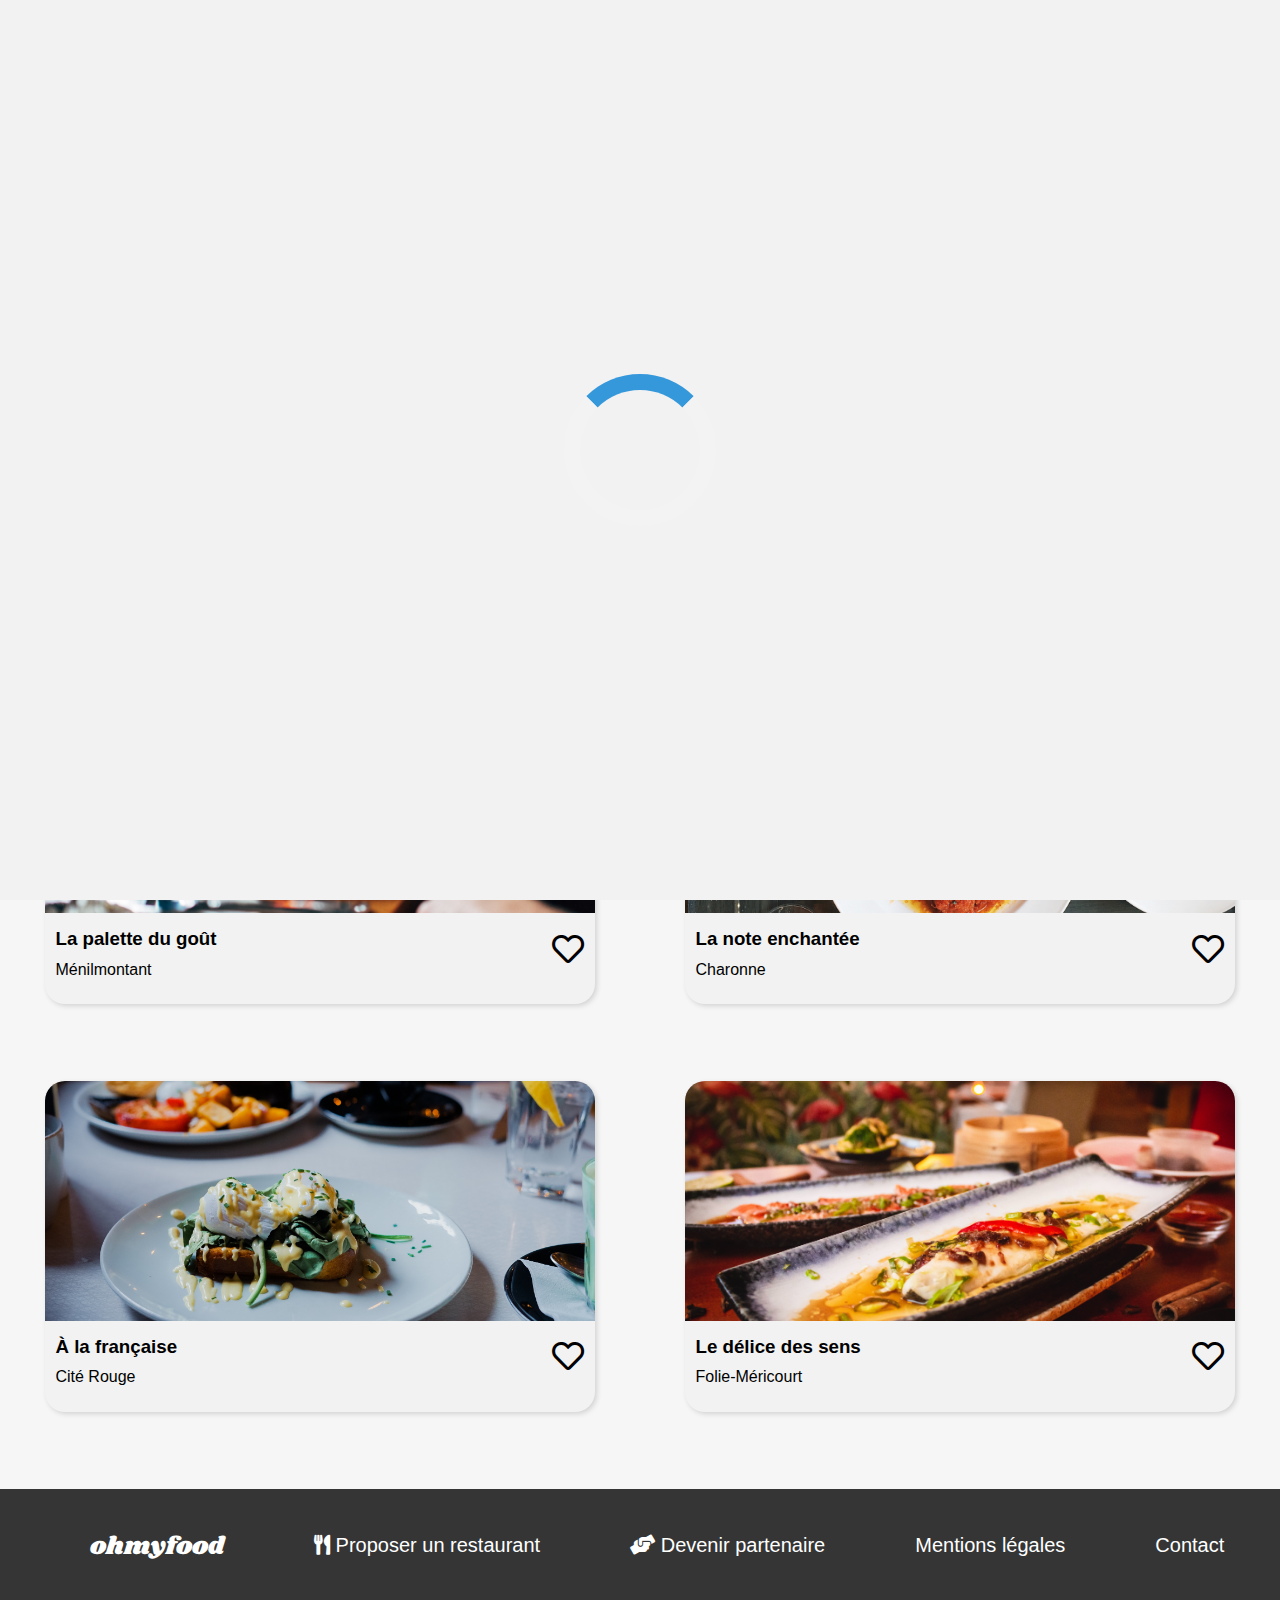
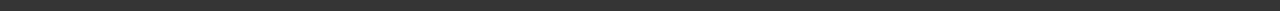
<file: index.html>
<!DOCTYPE html>
<html lang="fr">
<head>
    <meta charset="UTF-8">
    <meta name="viewport" content="width=device-width, initial-scale=1.0">
    <link rel="stylesheet" type="text/css" href="style.css">
    <link rel="stylesheet" href="https://cdnjs.cloudflare.com/ajax/libs/font-awesome/5.15.3/css/all.min.css">
    <link rel="preconnect" href="https://fonts.googleapis.com">
    <link rel="preconnect" href="https://fonts.gstatic.com" crossorigin>
    <link href="https://fonts.googleapis.com/css2?family=Shrikhand&display=swap" rel="stylesheet">
    <title>Oh my food</title>
</head>

<body>
    <div class="pre-loader"> 
        <div class="loader"></div>
    </div>
    <header>
        <img src="images/logo/ohmyfood.png" alt="LogoOMF">                  <!-- LOGO -->
    </header>
    
    <main>
        
        <div class="block1">
            <section class="localisation">  
                <div class="map-icon"> 
                <i class="fa-map-marker-alt fas local__icon"></i>                   <!-- Localisation -->          
                <h4>Paris, Belleville</h4>
                </div>
                <h1>Réservez le menu qui vous convient</h1>
                <div>Découvrez des restaurants d'exception, sélectionnés par nos soins.</div>   <!--Sous-Titre-->
                <button>Explorer nos restaurants</button>
            </section>
            <div class="conteneur-f">
                <h2>Fonctionnement</h2>
                <a href="#C-Restaurants"></a>
                <div class="bloc-fonction">
                    <span class="number">1</span>
                    <i class="fas fa-mobile-alt"></i>
                    <div>Choisissez un restaurant</div>
                </div>
                
                <a href="#C-Restaurants"></a>
                <div class="bloc-fonction">
                    <span class="number">2</span>
                    <i class="fas fa-list-ul"></i>
                    <div>Composez votre menu</div>
                </div>

                <a href="#C-Restaurants"></a>
                <div class="bloc-fonction">    
                    <span class="number">3</span>
                    <i class="fas fa-store"></i>
                    <div>Dégustez au restaurant</div>
                </div> 
            </div>
        </div>
        <div class="conteneur-r" id="C-Restaurants">                           <!--Restaurants-->
            <h2>Restaurants</h2>
            <div class="bloc-rest">
                <a href="la_palette_du_gout.html">
                    <img class="img-restaurant" src="images/restaurants/la_palette_du_gout.jpg" alt="Menilmontant">
                    <span class="card-new">Nouveau</span>
                    <div class="legende-br"> 
                        <h3>La palette du goût</h3>
                        <span>Ménilmontant</span>
                        <i class="far fa-heart fa-2x"></i>
                        <i class="fas fa-heart fa-2x"></i>
                    </div>
                </a>
            </div>

            <div class="bloc-rest">
                <a href="la_note_enchantee.html">
                    <img class="img-restaurant" src="images/restaurants/la_note_enchantee.jpg" alt="Charonne">
                    <span class="card-new">Nouveau</span>
                    <div class="legende-br">
                        <h3>La note enchantée</h3>
                        <span>Charonne</span>
                        <i class="far fa-heart fa-2x"></i>
                        <i class="fas fa-heart fa-2x"></i>
                    </div>
                </a>
            </div>

            <div class="bloc-rest">
                <a href="a_la_francaise.html">
                    <img class="img-restaurant" src="images/restaurants/a_la_francaise.jpg" alt="Cite-rouge">
                    <div class="legende-br">
                        <h3>À la française</h3>
                        <span>Cité Rouge</span>
                        <i class="far fa-heart fa-2x"></i>
                        <i class="fas fa-heart fa-2x"></i>
                    </div>
                </a>    
            </div>

            <div class="bloc-rest">
                <a href="le_delice_des_sens.html">
                    <img class="img-restaurant" src="images/restaurants/le_delice_des_sens.jpg" alt="Folie-Mericourt">
                    <div class="legende-br">
                        <h3>Le délice des sens</h3>
                        <span>Folie-Méricourt</span>
                        <i class="far fa-heart fa-2x"></i>
                        <i class="fas fa-heart fa-2x"></i> 
                    </div>
                </a>
            </div>
        </div>
    </main>
                                                        <!--FOOTER-->
    <footer>
        <ul>
            <li>    
                <div class="omf">
                    <span>ohmyfood</span>
                </div>
            </li>
            <li><i class="fas fa-utensils"></i> Proposer un restaurant</li>
            <li><i class="fas fa-hands-helping"></i> Devenir partenaire</li>
            <li>Mentions légales</li>
            <li>Contact</li>
        </ul>
    </footer>

</body>
</html>
</file>
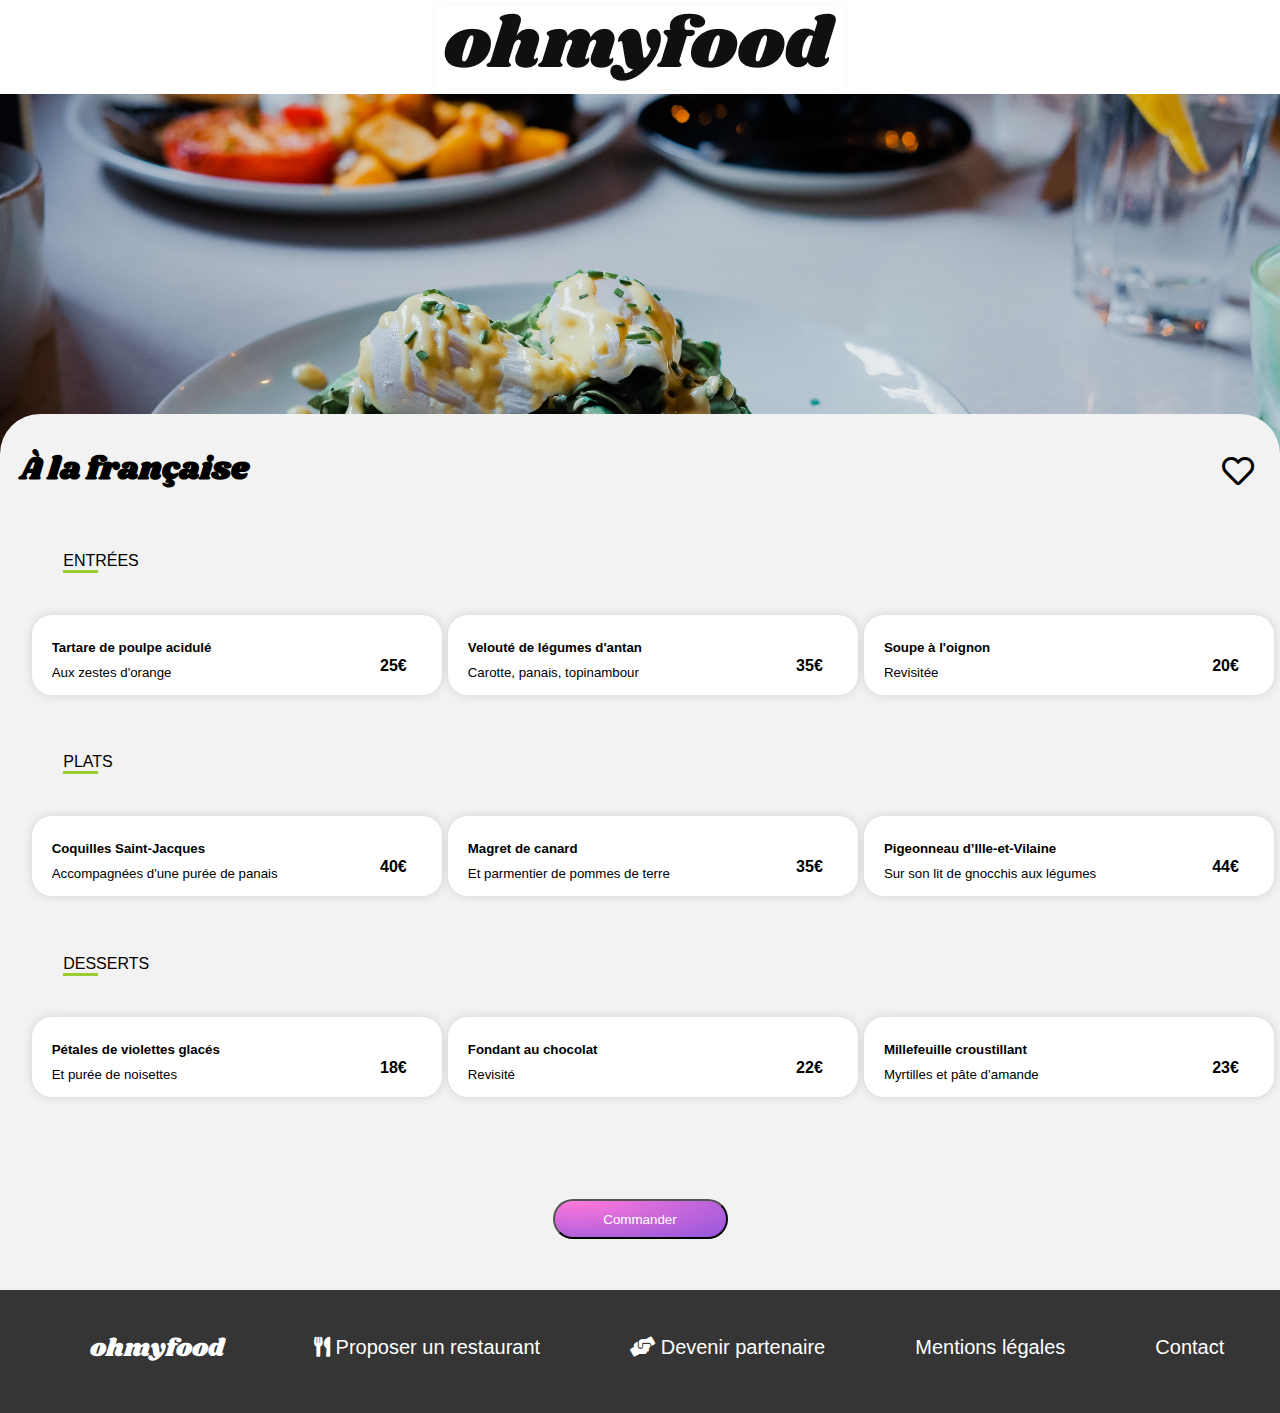
<file: a_la_francaise.html>
<!DOCTYPE html>
<html lang="fr">
<head>
    <meta charset="UTF-8">
    <meta name="viewport" content="width=device-width, initial-scale=1.0">
    <link rel="stylesheet" type="text/css" href="style.css">
    <link rel="stylesheet" href="https://cdnjs.cloudflare.com/ajax/libs/font-awesome/5.15.3/css/all.min.css">
    <link rel="preconnect" href="https://fonts.googleapis.com">
    <link rel="preconnect" href="https://fonts.gstatic.com" crossorigin>
    <link href="https://fonts.googleapis.com/css2?family=Shrikhand&display=swap" rel="stylesheet">
    <title>menu-À la française</title>
</head>

<body>
    <header>
        <img src="images/logo/ohmyfood.png" alt="LogoOMF">
    </header> 
     
    <section class="images-restaurants">
        <img class="img-restaurant" src="images/restaurants/a_la_francaise.jpg" alt="a_la_francaise">
        <div class="bloc-alf">
            <div class="titre">
                <h3>À la française</h3>
                <div class="heart">
                    <i class="far fa-heart fa-2x"></i>
                    <i class="fas fa-heart fa-2x"></i> 
                </div>
            </div>                          
            <div class="block2">
                <div class="entrees-plats-desserts"> 
                     
                    <h4>ENTRÉES</h4>                                            <!--ENTREÉS-->              
                    <div class="card-menu">
                        <h5>Tartare de poulpe acidulé<br>
                            <div class="text">Aux zestes d'orange</div>
                        </h5> 
                            <span>25€</span>
                        <div class="prix-anim">
                            <i class="fas fa-check-circle"></i>
                        </div>
                    </div>

                    <div class="card-menu">
                        <h5>Velouté de légumes d'antan<br>
                            <div class="text">Carotte, panais, topinambour</div>
                        </h5> 
                            <span>35€</span>
                        <div class="prix-anim">
                            <i class="fas fa-check-circle"></i>
                        </div>
                    </div>

                    <div class="card-menu">
                        <h5>Soupe à l'oignon<br>
                            <div class="text">Revisitée</div>
                        </h5> 
                        <span>20€</span>
                        <div class="prix-anim">
                            <i class="fas fa-check-circle"></i>
                        </div>
                    </div>
                    
                </div>

                <div class="entrees-plats-desserts">
                    
                        <h4>PLATS</h4>                                      <!--PLATS-->
                        <div class="card-menu">
                            <h5>Coquilles Saint-Jacques<br>
                                <div class="text">Accompagnées d'une purée de panais</div>
                            </h5> 
                            <span>40€</span>
                            <div class="prix-anim">
                                <i class="fas fa-check-circle"></i>
                            </div>
                        </div>

                        <div class="card-menu">
                            <h5>Magret de canard<br>
                                <div class="text">Et parmentier de pommes de terre</div> 
                            </h5>
                            <span>35€</span>
                            <div class="prix-anim">
                                <i class="fas fa-check-circle"></i>
                            </div>
                        </div>

                        <div class="card-menu">
                            <h5>Pigeonneau d’Ille-et-Vilaine<br>
                                <div class="text">Sur son lit de gnocchis aux légumes</div>
                            </h5> 
                            <span>44€</span>
                            <div class="prix-anim">
                                <i class="fas fa-check-circle"></i>
                            </div>
                        </div>
                    
                </div>
                
                <div class="entrees-plats-desserts">
                     
                    <h4>DESSERTS</h4>                                   <!--DESSERTS-->
                    <div class="card-menu">
                        <h5>Pétales de violettes glacés<br>
                            <div class="text">Et purée de noisettes</div>
                        </h5> 
                        <span>18€</span>
                        <div class="prix-anim">
                            <i class="fas fa-check-circle"></i>
                        </div>
                    </div>

                    <div class="card-menu">
                        <h5>Fondant au chocolat<br>
                            <div class="text">Revisité</div>
                        </h5> 
                        <span>22€</span>
                        <div class="prix-anim">
                            <i class="fas fa-check-circle"></i>
                        </div>
                    </div>
                    
                    <div class="card-menu">
                        <h5>Millefeuille croustillant<br>
                            <div class="text">Myrtilles et pâte d’amande</div> 
                        </h5>
                        <span>23€</span>
                        <div class="prix-anim">
                            <i class="fas fa-check-circle"></i>
                        </div>
                    </div>
                </div>  
            </div>
        </div>
        <button>Commander</button>
    </section>
</body>

<footer>                                            <!--FOOTER-->
    <ul>
        <li>    
            <div class="omf">
                <span>ohmyfood</span>
            </div>
        </li>
        <li><i class="fas fa-utensils"></i> Proposer un restaurant</li>
        <li><i class="fas fa-hands-helping"></i> Devenir partenaire</li>
        <li>Mentions légales</li>
        <li>Contact</li>
    </ul>
</footer>

</html>
</file>
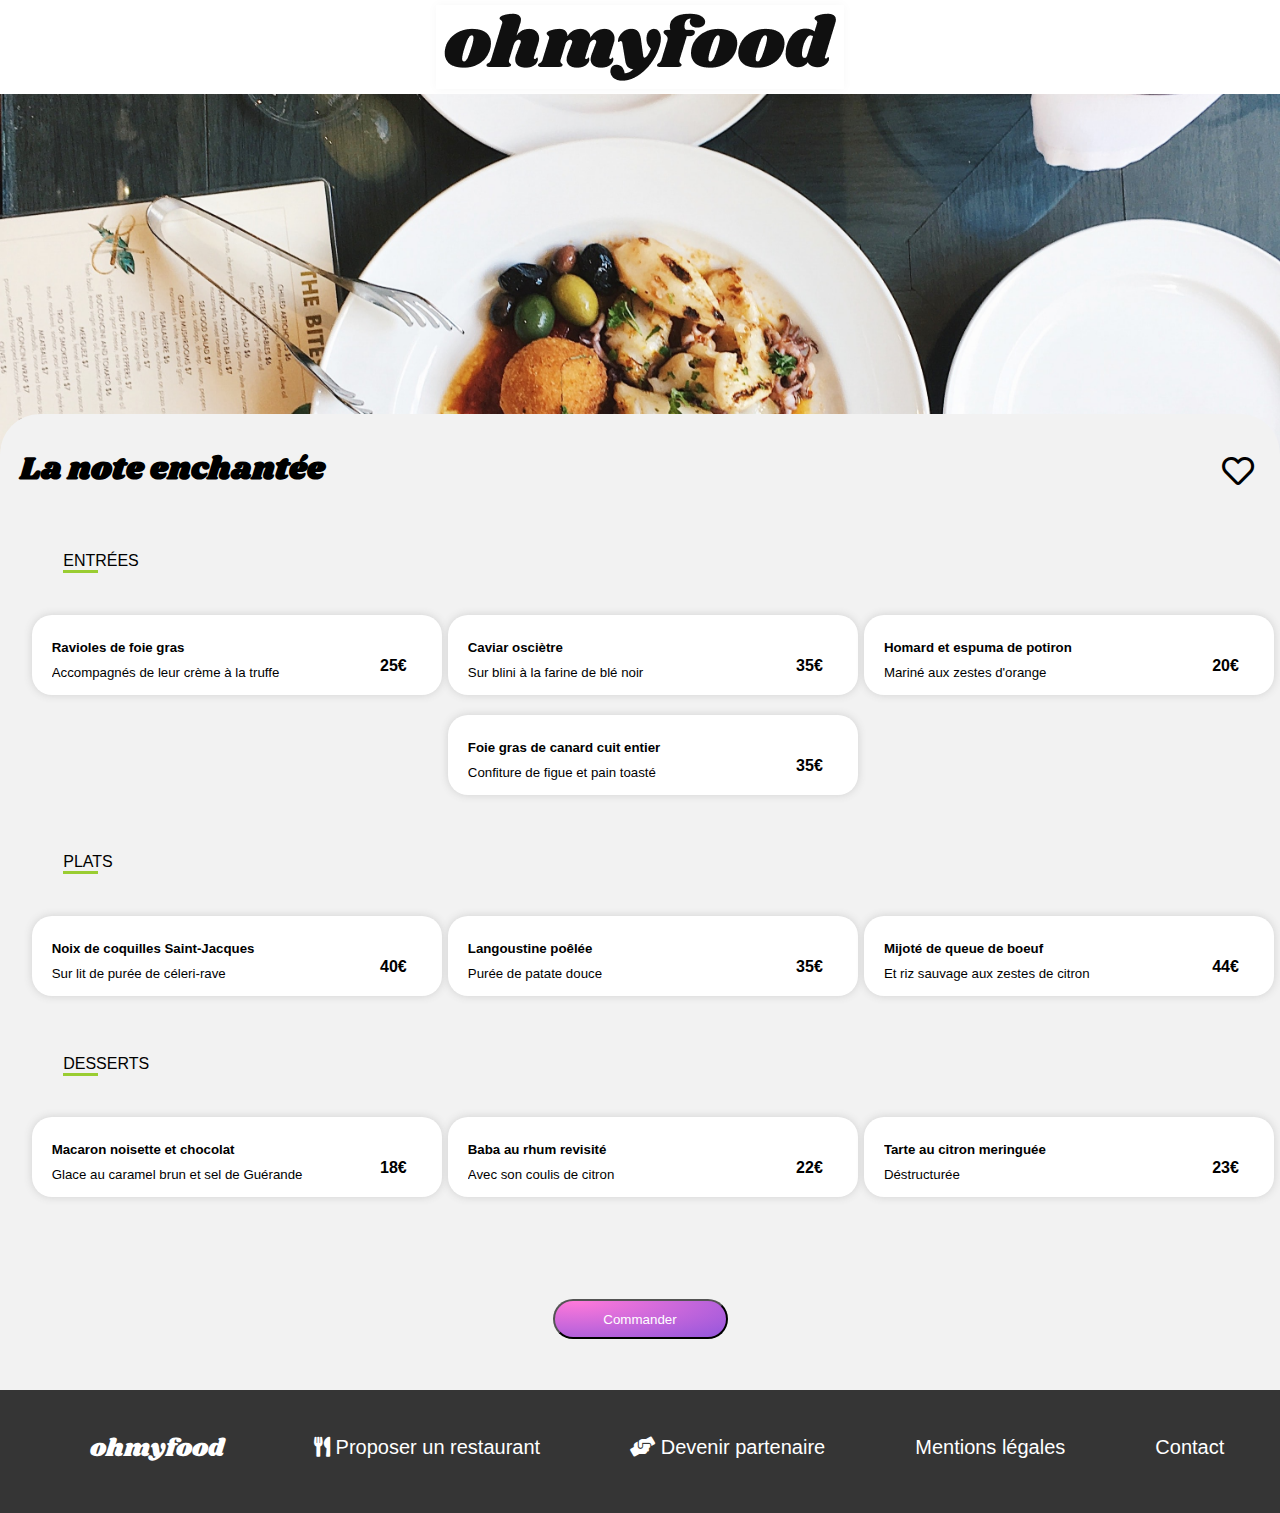
<file: la_note_enchantee.html>
<!DOCTYPE html>
<html lang="fr">
<head>
    <meta charset="UTF-8">
    <meta name="viewport" content="width=device-width, initial-scale=1.0">
    <link rel="stylesheet" type="text/css" href="style.css">
    <link rel="stylesheet" href="https://cdnjs.cloudflare.com/ajax/libs/font-awesome/5.15.3/css/all.min.css">
    <link rel="preconnect" href="https://fonts.googleapis.com">
    <link rel="preconnect" href="https://fonts.gstatic.com" crossorigin>
    <link href="https://fonts.googleapis.com/css2?family=Shrikhand&display=swap" rel="stylesheet">
    <title>menu-La note enchantée</title>
</head>

<body>

    <header>
        <img src="images/logo/ohmyfood.png" alt="LogoOMF">
    </header>  
    <section class="images-restaurants">
        <img class="img-restaurant" src="images/restaurants/la_note_enchantee.jpg" alt="note_enchantee">
        <div class="bloc-alf">
            <div class="titre">
                <h3>La note enchantée</h3>
                <div class="heart">
                    <i class="far fa-heart fa-2x"></i>
                    <i class="fas fa-heart fa-2x"></i> 
                </div>
            </div>                       
            <div class="block2">
                <div class="entrees-plats-desserts">
                    <h4>ENTRÉES</h4>                                            <!--ENTREÉS-->              
                    <div class="card-menu">
                        <h5>Ravioles de foie gras<br> 
                            <div class="text">Accompagnés de leur crème à la truffe</div>
                        </h5> 
                        <span>25€</span>
                        <div class="prix-anim">
                            <i class="fas fa-check-circle"></i>
                        </div>
                    </div>

                    <div class="card-menu">
                        <h5>Caviar osciètre <br> 
                            <div class="text">Sur blini à la farine de blé noir</div> 
                        </h5>
                            <span>35€</span>
                        <div class="prix-anim">
                            <i class="fas fa-check-circle"></i>
                        </div>
                    </div>

                    <div class="card-menu">
                        <h5>Homard et espuma de potiron<br> 
                            <div class="text">Mariné aux zestes d'orange</div> 
                        </h5>
                        <span>20€</span>
                        <div class="prix-anim">
                            <i class="fas fa-check-circle"></i>
                        </div>
                    </div>

                    <div class="card-menu">
                        <h5>Foie gras de canard cuit entier<br> 
                            <div class="text">Confiture de figue et pain toasté</div>
                        </h5> 
                        <span>35€</span>
                        <div class="prix-anim">
                            <i class="fas fa-check-circle"></i>
                        </div>
                    </div>     
                </div>

                <div class="entrees-plats-desserts">
                    <h4>PLATS</h4>                                      <!--PLATS-->
                    <div class="card-menu">
                        <h5>Noix de coquilles Saint-Jacques<br> 
                            <div class="text">Sur lit de purée de céleri-rave</div>
                        </h5> 
                        <span>40€</span>
                        <div class="prix-anim">
                            <i class="fas fa-check-circle"></i>
                        </div>
                    </div>

                    <div class="card-menu">
                        <h5>Langoustine poêlée<br> 
                            <div class="text">Purée de patate douce</div> 
                        </h5>
                        <span>35€</span>
                        <div class="prix-anim">
                            <i class="fas fa-check-circle"></i>
                        </div>
                    </div>

                    <div class="card-menu">
                        <h5>Mijoté de queue de boeuf<br> 
                            <div class="text">Et riz sauvage aux zestes de citron</div>
                        </h5> 
                        <span>44€</span>
                        <div class="prix-anim">
                            <i class="fas fa-check-circle"></i>
                        </div>
                    </div>
                </div>
                
                <div class="entrees-plats-desserts">
                    <h4>DESSERTS</h4>                                   <!--DESSERTS-->
                    <div class="card-menu">
                        <h5>Macaron noisette et chocolat<br> 
                            <div class="text">Glace au caramel brun et sel de Guérande</div> 
                        </h5>
                        <span>18€</span>
                        <div class="prix-anim">
                            <i class="fas fa-check-circle"></i>
                        </div>
                    </div>

                    <div class="card-menu">
                        <h5>Baba au rhum revisité<br> 
                            <div class="text">Avec son coulis de citron</div> 
                        </h5>
                        <span>22€</span>
                        <div class="prix-anim">
                            <i class="fas fa-check-circle"></i>
                        </div>
                    </div>
                    
                    <div class="card-menu">
                        <h5>Tarte au citron meringuée<br> 
                            <div class="text">Déstructurée</div> 
                        </h5>
                        <span>23€</span>
                        <div class="prix-anim">
                            <i class="fas fa-check-circle"></i>
                        </div>
                    </div> 
                </div>
            </div>
        </div>
        <button>Commander</button>
    </section>
</body>

<footer>                                            <!--FOOTER-->
    <ul>
        <li>    
            <div class="omf">
                <span>ohmyfood</span>
            </div>
        </li>
        <li><i class="fas fa-utensils"></i> Proposer un restaurant</li>
        <li><i class="fas fa-hands-helping"></i> Devenir partenaire</li>
        <li>Mentions légales</li>
        <li>Contact</li>
    </ul>
</footer>

</html>
</file>
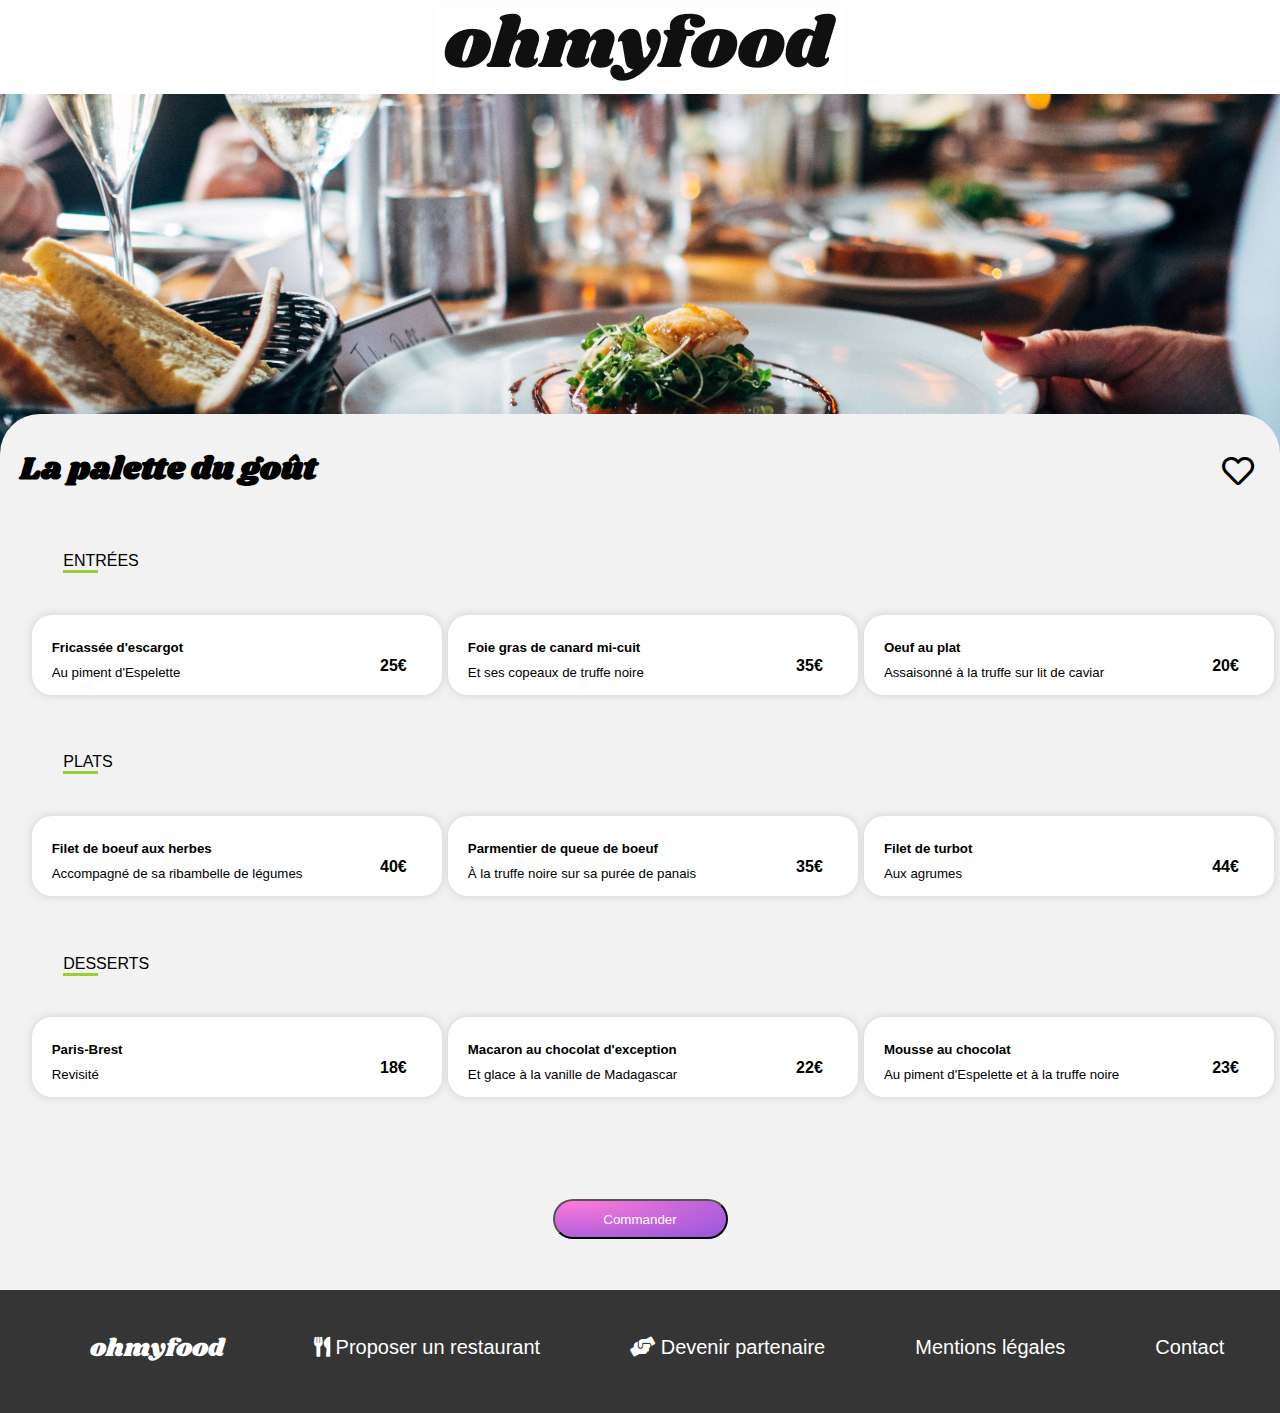
<file: la_palette_du_gout.html>
<!DOCTYPE html>
<html lang="fr">
<head>
    <meta charset="UTF-8">
    <meta name="viewport" content="width=device-width, initial-scale=1.0">
    <link rel="stylesheet" type="text/css" href="style.css">
    <link rel="stylesheet" href="https://cdnjs.cloudflare.com/ajax/libs/font-awesome/5.15.3/css/all.min.css">
    <link rel="preconnect" href="https://fonts.googleapis.com">
    <link rel="preconnect" href="https://fonts.gstatic.com" crossorigin>
    <link href="https://fonts.googleapis.com/css2?family=Shrikhand&display=swap" rel="stylesheet">
    <title>menu-La_palette_du_goût</title>
</head>

<body>  
    <header>
        <img src="images/logo/ohmyfood.png" alt="LogoOMF">
    </header>  
    <section class="images-restaurants">
        <img class="img-restaurant" src="images/restaurants/la_palette_du_gout.jpg" alt="la_palette_du_gout">
        <div class="bloc-alf">
            <div class="titre">
                <h3>La palette du goût</h3>
                <div class="heart">
                    <i class="far fa-heart fa-2x"></i>
                    <i class="fas fa-heart fa-2x"></i> 
                </div>
            </div>                               
            <div class="block2">
                <div class="entrees-plats-desserts">
                    <h4>ENTRÉES</h4>                                            <!--ENTREÉS-->              
                        <div class="card-menu">
                            <h5>Fricassée d'escargot<br> 
                                <div class="text">Au piment d'Espelette</div>
                            </h5> 
                            <span>25€</span>
                            <div class="prix-anim">
                                <i class="fas fa-check-circle"></i>
                            </div>
                        </div>
                        <div class="card-menu">
                            <h5>Foie gras de canard mi-cuit<br> 
                                <div class="text">Et ses copeaux de truffe noire</div> 
                            </h5>
                            <span>35€</span>
                            <div class="prix-anim">
                                <i class="fas fa-check-circle"></i>
                            </div>
                        </div>
                        <div class="card-menu">
                            <h5>Oeuf au plat<br> 
                            <div class="text">Assaisonné à la truffe sur lit de caviar</div> 
                            </h5>
                            <span>20€</span>
                            <div class="prix-anim">
                                <i class="fas fa-check-circle"></i>
                            </div>
                        </div>
                </div>

                <div class="entrees-plats-desserts">
                    <h4>PLATS</h4>                                      <!--PLATS-->
                    <div class="card-menu">
                        <h5>Filet de boeuf aux herbes<br> 
                            <div class="text">Accompagné de sa ribambelle de légumes</div> 
                        </h5>
                        <span>40€</span>
                        <div class="prix-anim">
                            <i class="fas fa-check-circle"></i>
                        </div>
                    </div>
                    <div class="card-menu">
                        <h5>Parmentier de queue de boeuf<br> 
                            <div class="text">À la truffe noire sur sa purée de panais</div> 
                        </h5>
                        <span>35€</span>
                        <div class="prix-anim">
                            <i class="fas fa-check-circle"></i>
                        </div>
                    </div>
                    <div class ="card-menu">
                        <h5>Filet de turbot<br> 
                            <div class="text">Aux agrumes</div> 
                        </h5>
                        <span>44€</span>
                        <div class="prix-anim">
                            <i class="fas fa-check-circle"></i>
                        </div>
                    </div>
                </div>

                <div class="entrees-plats-desserts">
                    <h4>DESSERTS</h4>                                   <!--DESSERTS-->
                    <div class="card-menu">
                        <h5>Paris-Brest<br> 
                        <div class="text">Revisité</div> 
                        </h5>
                        <span>18€</span>
                        <div class="prix-anim">
                            <i class="fas fa-check-circle"></i>
                        </div>
                    </div>
                    <div class="card-menu">
                        <h5>Macaron au chocolat d'exception<br> 
                        <div class="text">Et glace à la vanille de Madagascar</div>
                        </h5>
                        <span>22€</span>
                        <div class="prix-anim">
                            <i class="fas fa-check-circle"></i>
                        </div>
                    </div>
                    <div class="card-menu">
                        <h5>Mousse au chocolat <br> 
                            <div class="text">Au piment d'Espelette et à la truffe noire</div> 
                        </h5>
                        <span>23€</span>
                        <div class="prix-anim">
                            <i class="fas fa-check-circle"></i>
                        </div>
                    </div>
                </div> 
            </div>    
        </div>
        <button>Commander</button>
    </section>
</body>

<footer>                                            <!--FOOTER-->
    <ul>
        <li>    
            <div class="omf">
                <span>ohmyfood</span>
            </div>
        </li>
        <li><i class="fas fa-utensils"></i> Proposer un restaurant</li>
        <li><i class="fas fa-hands-helping"></i> Devenir partenaire</li>
        <li>Mentions légales</li>
        <li>Contact</li>
    </ul>
</footer>

</html>
</file>
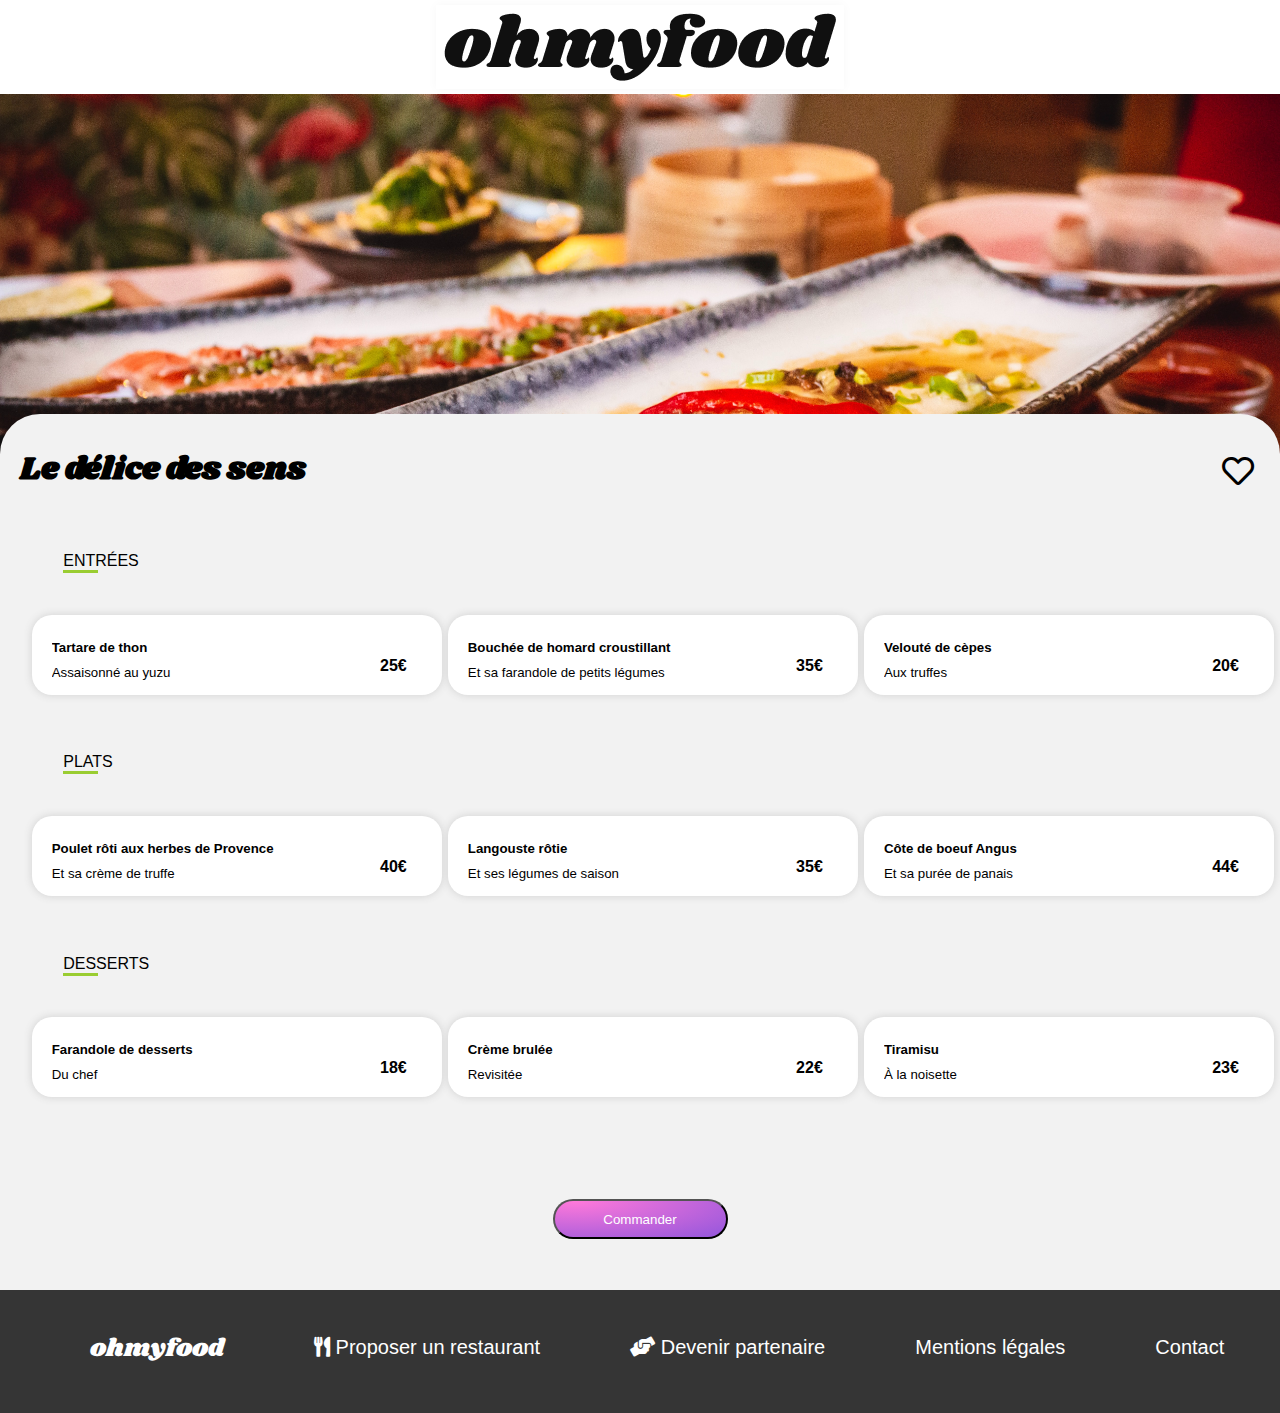
<file: le_delice_des_sens.html>
<!DOCTYPE html>
<html lang="fr">
<head>
    <meta charset="UTF-8">
    <meta name="viewport" content="width=device-width, initial-scale=1.0">
    <link rel="stylesheet" type="text/css" href="style.css">
    <link rel="stylesheet" href="https://cdnjs.cloudflare.com/ajax/libs/font-awesome/5.15.3/css/all.min.css">
    <link rel="preconnect" href="https://fonts.googleapis.com">
    <link rel="preconnect" href="https://fonts.gstatic.com" crossorigin>
    <link href="https://fonts.googleapis.com/css2?family=Shrikhand&display=swap" rel="stylesheet">
    <title>menu-le_délice_du_sens</title>
</head>

<body> 
    <header>
        <img src="images/logo/ohmyfood.png" alt="LogoOMF">
    </header> 
    <section class="images-restaurants">
        <img class="img-restaurant" src="images/restaurants/le_delice_des_sens.jpg" alt="le_delice_des_sens">
        <div class="bloc-alf">
            <div class="titre">
                <h3>Le délice des sens</h3>
                <div class="heart">
                    <i class="far fa-heart fa-2x"></i>
                    <i class="fas fa-heart fa-2x"></i> 
                </div>
            </div>                            
            <div class="block2">
                <div class="entrees-plats-desserts">
                    <h4>ENTRÉES</h4>                                            <!--ENTREÉS-->              
                    <div class="card-menu">
                        <h5>Tartare de thon<br> 
                            <div class="text">Assaisonné au yuzu</div> 
                        </h5>
                        <span>25€</span>
                        <div class="prix-anim">
                            <i class="fas fa-check-circle"></i>
                        </div>
                    </div>
                    <div class="card-menu">
                        <h5>Bouchée de homard croustillant<br> 
                            <div class="text">Et sa farandole de petits légumes</div>
                        </h5> 
                        <span>35€</span>
                        <div class="prix-anim">
                            <i class="fas fa-check-circle"></i>
                        </div>
                    </div>

                    <div class="card-menu">
                        <h5>Velouté de cèpes<br> 
                            <div class="text">Aux truffes</div> 
                        </h5>
                        <span>20€</span>
                        <div class="prix-anim">
                            <i class="fas fa-check-circle"></i>
                        </div>
                    </div>
                </div>

                <div class="entrees-plats-desserts">
                    <h4>PLATS</h4>                                      <!--PLATS-->
                    <div class="card-menu">
                        <h5>Poulet rôti aux herbes de Provence<br> 
                            <div class="text">Et sa crème de truffe</div> 
                        </h5>
                        <span>40€</span>
                        <div class="prix-anim">
                            <i class="fas fa-check-circle"></i>
                        </div>
                    </div>

                    <div class="card-menu">
                        <h5>Langouste rôtie<br> 
                            <div class="text">Et ses légumes de saison</div> 
                        </h5>
                        <span>35€</span>
                        <div class="prix-anim">
                            <i class="fas fa-check-circle"></i>
                        </div>
                    </div>

                    <div class="card-menu">
                        <h5>Côte de boeuf Angus<br> 
                            <div class="text">Et sa purée de panais</div> 
                        </h5>
                        <span>44€</span>
                        <div class="prix-anim">
                            <i class="fas fa-check-circle"></i>
                        </div>
                    </div>
                </div>
                
                <div class="entrees-plats-desserts">                   <!--DESSERTS-->
                    <h4>DESSERTS</h4>                                  
                    <div class="card-menu">
                        <h5>Farandole de desserts<br> 
                            <div class="text">Du chef</div> 
                        </h5>
                        <span>18€</span>
                        <div class="prix-anim">
                            <i class="fas fa-check-circle"></i>
                        </div>
                    </div>

                    <div class="card-menu">
                        <h5>Crème brulée<br>
                        <div class="text">Revisitée</div> 
                        </h5>
                        <span>22€</span>
                        <div class="prix-anim">
                            <i class="fas fa-check-circle"></i>
                        </div>
                    </div>
                    
                    <div class="card-menu">
                        <h5>Tiramisu<br>
                        <div class="text">À la noisette</div> 
                        </h5>
                        <span>23€</span>
                        <div class="prix-anim">
                            <i class="fas fa-check-circle"></i>
                        </div>
                    </div>
                </div> 
            </div>
        </div>
        <button>Commander</button>
    </section>
</body>

<footer>                                                                <!--FOOTER-->
    <ul>
        <li>    
            <div class="omf">
                <span>ohmyfood</span>
            </div>
        </li>
        <li><i class="fas fa-utensils"></i> Proposer un restaurant</li>
        <li><i class="fas fa-hands-helping"></i> Devenir partenaire</li>
        <li>Mentions légales</li>
        <li>Contact</li>
    </ul>
</footer>

</html>
</file>
<file: style.css>
body {
  /*BODY*/
  font-family: "roboto",sans-serif;
  max-width: 1440px;
  margin: auto;
  list-style: none;
}

header {
  /*HEADER LOGO*/
  display: -webkit-box;
  display: -ms-flexbox;
  display: flex;
  -webkit-box-align: center;
      -ms-flex-align: center;
          align-items: center;
  padding-top: 5px;
  padding-bottom: 5px;
  -webkit-box-pack: center;
      -ms-flex-pack: center;
          justify-content: center;
}

header img {
  /*LOGO*/
  background-color: #fff;
  -webkit-box-shadow: 0 0 10px #f7f7f7;
          box-shadow: 0 0 10px #f7f7f7;
  display: -webkit-box;
  display: -ms-flexbox;
  display: flex;
  padding: 8px;
}

.pre-loader {
  width: 100vw;
  height: 100vh;
  z-index: 99;
  background-color: #f2f2f2;
  -webkit-animation: temps 2s forwards;
          animation: temps 2s forwards;
  position: fixed;
  display: -webkit-box;
  display: -ms-flexbox;
  display: flex;
  -webkit-box-pack: center;
      -ms-flex-pack: center;
          justify-content: center;
  -webkit-box-align: center;
      -ms-flex-align: center;
          align-items: center;
}

.pre-loader .loader {
  /*ROUE DE CHARGEMENT*/
  position: absolute;
  display: -webkit-box;
  display: -ms-flexbox;
  display: flex;
  -webkit-box-pack: center;
      -ms-flex-pack: center;
          justify-content: center;
  -webkit-box-align: center;
      -ms-flex-align: center;
          align-items: center;
  border: 16px solid #f3f3f3;
  border-top: 16px solid #3498db;
  border-radius: 50%;
  width: 120px;
  height: 120px;
  -webkit-animation: spin 2s linear infinite;
          animation: spin 2s linear infinite;
  margin: 0px;
}

@-webkit-keyframes spin {
  /*ANIMATION ROUE*/
  0% {
    -webkit-transform: rotate(0deg);
            transform: rotate(0deg);
  }
  100% {
    -webkit-transform: rotate(360deg);
            transform: rotate(360deg);
  }
}

@keyframes spin {
  /*ANIMATION ROUE*/
  0% {
    -webkit-transform: rotate(0deg);
            transform: rotate(0deg);
  }
  100% {
    -webkit-transform: rotate(360deg);
            transform: rotate(360deg);
  }
}

@-webkit-keyframes temps {
  /*ANIMATION VISIBLE*/
  0% {
    visibility: visible;
  }
  100% {
    visibility: hidden;
  }
}

@keyframes temps {
  /*ANIMATION VISIBLE*/
  0% {
    visibility: visible;
  }
  100% {
    visibility: hidden;
  }
}

.block1 {
  /*BLOCK1, LOCALISATION, ICONE & BOUTON*/
  display: -webkit-box;
  display: -ms-flexbox;
  display: flex;
}

.block1 .localisation {
  display: -webkit-box;
  display: -ms-flexbox;
  display: flex;
  -webkit-box-align: center;
      -ms-flex-align: center;
          align-items: center;
  -webkit-box-orient: vertical;
  -webkit-box-direction: normal;
      -ms-flex-direction: column;
          flex-direction: column;
  padding-bottom: 30px;
  background-color: #f2f2f2;
  width: 100%;
}

.block1 .localisation h1 {
  font: bold;
  padding-left: 2%;
  padding-right: 1%;
  text-align: center;
}

.block1 .localisation .map-icon {
  display: -webkit-box;
  display: -ms-flexbox;
  display: flex;
  -webkit-box-align: center;
      -ms-flex-align: center;
          align-items: center;
  -webkit-box-pack: center;
      -ms-flex-pack: center;
          justify-content: center;
  width: 100%;
  padding: 0%;
  background-color: #e5e5e5;
  -webkit-box-shadow: 0px 3px 3px #73737338 inset;
          box-shadow: 0px 3px 3px #73737338 inset;
}

.block1 .localisation span {
  display: -webkit-box;
  display: -ms-flexbox;
  display: flex;
  -webkit-box-align: center;
      -ms-flex-align: center;
          align-items: center;
  padding-left: 2%;
  height: 30px;
}

.block1 .localisation div {
  padding-bottom: 1%;
  padding-left: 2%;
  text-align: center;
}

.block1 .localisation button {
  text-align: center;
  display: -webkit-box;
  display: -ms-flexbox;
  display: flex;
  -ms-flex-wrap: wrap;
      flex-wrap: wrap;
  height: 40px;
  width: 175px;
  border-radius: 20px;
  background-color: #9356DC;
  background-image: radial-gradient(ellipse farthest-corner at 20px 0, #FF79DA 0%, #9356DC 100%);
  -webkit-box-align: center;
      -ms-flex-align: center;
          align-items: center;
  color: white;
  margin-left: 0;
  margin-top: 4%;
}

.block1 .conteneur-f {
  /*CONTENEUR FONCTIONNEMENT*/
  display: -webkit-box;
  display: -ms-flexbox;
  display: flex;
  -ms-flex-wrap: wrap;
      flex-wrap: wrap;
  -webkit-box-orient: horizontal;
  -webkit-box-direction: normal;
      -ms-flex-direction: row;
          flex-direction: row;
  width: 100%;
}

.block1 .conteneur-f h2 {
  /*TITRE FONCTION*/
  display: -webkit-box;
  display: -ms-flexbox;
  display: flex;
  width: 100%;
  padding-left: 2%;
}

.block1 .conteneur-f .bloc-fonction {
  /*BLOC FONCTION*/
  display: -webkit-box;
  display: -ms-flexbox;
  display: flex;
  position: relative;
  padding: 20px 13px 0 13px;
  margin: 20px 10px;
  height: 40px;
  text-align: left;
  background-color: whitesmoke;
  border-radius: 15px;
  -webkit-box-shadow: 0px 5px 10px 0px gainsboro;
          box-shadow: 0px 5px 10px 0px gainsboro;
}

.block1 .conteneur-f .bloc-fonction:hover {
  -webkit-transform: scale(1.015);
          transform: scale(1.015);
  cursor: pointer;
  -webkit-transition-duration: 0.2s;
          transition-duration: 0.2s;
}

.block1 .conteneur-f .bloc-fonction .fas {
  margin: 0 25px;
  font-size: 20px;
  color: #646464;
}

.block1 .conteneur-f .bloc-fonction .number {
  position: absolute;
  left: -10px;
  padding-top: 2px;
  width: 23px;
  height: 20px;
  border-radius: 50px;
  text-align: center;
  font-size: 0.9em;
  color: #fff;
  background-color: #9356DC;
}

.conteneur-r {
  /*CONTENEUR RESTATURANT*/
  display: -webkit-box;
  display: -ms-flexbox;
  display: flex;
  -ms-flex-wrap: wrap;
      flex-wrap: wrap;
  -ms-flex-pack: distribute;
      justify-content: space-around;
  width: 100%;
  height: auto;
  background-color: #f6f6f6;
  text-decoration: none;
}

.conteneur-r h2 {
  display: -webkit-box;
  display: -ms-flexbox;
  display: flex;
  width: 100%;
  padding-left: 2%;
}

.bloc-rest {
  /*BLOC RESTAURANT*/
  display: -webkit-box;
  display: -ms-flexbox;
  display: flex;
  -webkit-box-orient: vertical;
  -webkit-box-direction: normal;
      -ms-flex-direction: column;
          flex-direction: column;
  background: #F2F2F2;
  border-radius: 20px;
  -webkit-box-shadow: 2px 2px 5px lightgrey;
          box-shadow: 2px 2px 5px lightgrey;
  width: 100%;
  margin-bottom: 6%;
  padding-bottom: 2%;
  margin-left: 2%;
  margin-right: 2%;
  text-decoration: none;
}

.bloc-rest:hover {
  -webkit-transform: scale(1.015);
          transform: scale(1.015);
  cursor: pointer;
  -webkit-transition-duration: 0.2s;
          transition-duration: 0.2s;
}

.bloc-rest img {
  /*IMAGES RESTAURANTS*/
  -o-object-fit: cover;
     object-fit: cover;
  width: 100%;
  height: 15em;
  max-width: 100%;
  max-height: 100%;
  border-top-left-radius: 20px;
  border-top-right-radius: 20px;
}

.bloc-rest a {
  position: relative;
  text-decoration: none;
}

.bloc-rest .card-new {
  /*ETIQUETTE NOUVEAU*/
  background-color: #99e2d0;
  color: #1b6150;
  padding: 8px;
  border-radius: 0px;
  position: absolute;
  top: 5%;
  left: 75%;
}

.bloc-rest .legende-br {
  display: -webkit-box;
  display: -ms-flexbox;
  display: flex;
  -webkit-box-orient: vertical;
  -webkit-box-direction: normal;
      -ms-flex-direction: column;
          flex-direction: column;
  padding-right: 3%;
  text-decoration: none;
  color: #000;
}

.bloc-rest .legende-br .fas {
  /*COEUR PLEIN*/
  display: -webkit-box;
  display: -ms-flexbox;
  display: flex;
  -webkit-box-pack: right;
      -ms-flex-pack: right;
          justify-content: right;
  bottom: 1em;
  cursor: pointer;
  position: absolute;
  right: 2%;
  top: 85%;
  -webkit-transition: all .2s ease-in-out;
  transition: all .2s ease-in-out;
  opacity: 0%;
}

.bloc-rest .legende-br .fas:hover {
  -webkit-transform: scale(1.25);
          transform: scale(1.25);
  cursor: pointer;
  -webkit-transition-duration: infinite;
          transition-duration: infinite;
  -webkit-transition: all .5s ease-in-out;
  transition: all .5s ease-in-out;
  opacity: 100%;
  color: #FF79DA;
}

.bloc-rest .legende-br .far {
  /*COEUR VIDE*/
  display: -webkit-box;
  display: -ms-flexbox;
  display: flex;
  -webkit-box-pack: right;
      -ms-flex-pack: right;
          justify-content: right;
  bottom: 1em;
  color: #000;
  cursor: pointer;
  position: absolute;
  right: 2%;
  top: 85%;
  -webkit-transition: all .2s ease-in-out;
  transition: all .2s ease-in-out;
  opacity: 100%;
}

.bloc-rest .legende-br .far:hover {
  -webkit-transform: scale(1.25);
          transform: scale(1.25);
  cursor: pointer;
  -webkit-transition-duration: infinite;
          transition-duration: infinite;
  -webkit-transition: all .5s ease-in-out;
  transition: all .5s ease-in-out;
  opacity: 0%;
}

.bloc-rest .legende-br h3, .bloc-rest .legende-br span {
  /*TEXTE*/
  padding-left: 2%;
  margin: 0px;
  padding-top: 2%;
  text-decoration: none;
}

/* MENU 4 PAGES*/
.images-restaurants {
  /*IMAGE RESTAURANT*/
  display: -webkit-box;
  display: -ms-flexbox;
  display: flex;
  -webkit-box-orient: vertical;
  -webkit-box-direction: normal;
      -ms-flex-direction: column;
          flex-direction: column;
  background-color: #f2f2f2;
}

.images-restaurants .img-restaurant {
  background-attachment: fixed;
  background-position: center;
  background-repeat: no-repeat;
  background-size: cover;
  width: 100%;
  -o-object-fit: cover;
     object-fit: cover;
  height: 500px;
}

.bloc-alf {
  /*BLOC, TITRE*/
  border-top-left-radius: 40px;
  border-top-right-radius: 40px;
  background-color: #f2f2f2;
  margin-top: -180px;
  position: relative;
  padding-bottom: 8%;
  display: -webkit-box;
  display: -ms-flexbox;
  display: flex;
  -webkit-box-orient: vertical;
  -webkit-box-direction: normal;
      -ms-flex-direction: column;
          flex-direction: column;
}

.bloc-alf .titre {
  display: -webkit-box;
  display: -ms-flexbox;
  display: flex;
  -webkit-box-orient: vertical;
  -webkit-box-direction: normal;
      -ms-flex-direction: column;
          flex-direction: column;
}

.bloc-alf .block2 {
  display: -webkit-box;
  display: -ms-flexbox;
  display: flex;
  -ms-flex-wrap: wrap;
      flex-wrap: wrap;
  padding-top: 3%;
}

.bloc-alf h3 {
  position: relative;
  padding-left: 20px;
  font-family: 'Shrikhand',"cursive";
  font-size: xx-large;
}

.heart {
  /*COEUR*/
  position: relative;
  padding-right: 2%;
  text-align: right;
  margin-top: -70px;
}

.heart .fas {
  /*COEUR PLEIN*/
  display: -webkit-box;
  display: -ms-flexbox;
  display: flex;
  -webkit-box-pack: right;
      -ms-flex-pack: right;
          justify-content: right;
  bottom: 1em;
  cursor: pointer;
  position: absolute;
  right: 2%;
  top: 85%;
  opacity: 0%;
  -webkit-animation-fill-mode: forwards;
          animation-fill-mode: forwards;
}

.heart .fas:hover {
  cursor: pointer;
  -webkit-animation: like 1s;
          animation: like 1s;
  -webkit-transition-duration: infinite;
          transition-duration: infinite;
}

.heart .far {
  /*COEUR VIDE*/
  display: -webkit-box;
  display: -ms-flexbox;
  display: flex;
  -webkit-box-pack: right;
      -ms-flex-pack: right;
          justify-content: right;
  bottom: 1em;
  color: #000;
  cursor: pointer;
  position: absolute;
  right: 2%;
  top: 85%;
  opacity: 100%;
}

.heart .far:hover {
  cursor: pointer;
  opacity: 0%;
}

@-webkit-keyframes like {
  /*ANIMATION COEUR*/
  0% {
    opacity: 0;
  }
  50% {
    color: #FF79DA;
    opacity: 80%;
  }
  100% {
    color: #FF79DA;
    opacity: 90%;
  }
}

@keyframes like {
  /*ANIMATION COEUR*/
  0% {
    opacity: 0;
  }
  50% {
    color: #FF79DA;
    opacity: 80%;
  }
  100% {
    color: #FF79DA;
    opacity: 90%;
  }
}

button {
  /*BOUTON COMMANDER*/
  -webkit-box-pack: center;
      -ms-flex-pack: center;
          justify-content: center;
  display: -webkit-box;
  display: -ms-flexbox;
  display: flex;
  -ms-flex-wrap: wrap;
      flex-wrap: wrap;
  height: 40px;
  width: 175px;
  border-radius: 20px;
  background-color: #9356DC;
  background-image: radial-gradient(ellipse farthest-corner at 20px 0, #FF79DA 0%, #9356DC 100%);
  -webkit-box-align: center;
      -ms-flex-align: center;
          align-items: center;
  color: white;
  -ms-flex-item-align: center;
      align-self: center;
  margin-bottom: 4%;
}

button:hover {
  -webkit-transform: scale(1.015);
          transform: scale(1.015);
  cursor: pointer;
  -webkit-transition-duration: 0.2s;
          transition-duration: 0.2s;
}

.entrees-plats-desserts {
  /*ENTREES PLATS DESSERTS*/
  display: -webkit-box;
  display: -ms-flexbox;
  display: flex;
  -webkit-box-orient: horizontal;
  -webkit-box-direction: normal;
      -ms-flex-direction: row;
          flex-direction: row;
  -ms-flex-wrap: wrap;
      flex-wrap: wrap;
  width: 100%;
  padding-left: 2%;
  -webkit-box-pack: space-evenly;
      -ms-flex-pack: space-evenly;
          justify-content: space-evenly;
  -webkit-animation: opac 4s forwards;
          animation: opac 4s forwards;
}

.entrees-plats-desserts h4 {
  font-family: "roboto",sans-serif;
  border-bottom: 3px solid yellowgreen;
  width: 10px;
  font-weight: 400;
  position: relative;
  text-transform: uppercase;
  padding-right: 2%;
  display: -webkit-box;
  display: -ms-flexbox;
  display: flex;
  -ms-flex-wrap: wrap;
      flex-wrap: wrap;
  margin-left: 3%;
  margin-right: 100%;
  padding-top: 3%;
}

.card-menu {
  display: -webkit-box;
  display: -ms-flexbox;
  display: flex;
  -webkit-box-orient: horizontal;
  -webkit-box-direction: normal;
      -ms-flex-direction: row;
          flex-direction: row;
  width: 95%;
  overflow: hidden;
  height: 80px;
  margin-top: 20px;
  line-height: 25px;
  background-color: white;
  border-radius: 20px;
  padding-left: 10px;
  -webkit-box-shadow: 0 0 0.5em #D0D0D0;
          box-shadow: 0 0 0.5em #D0D0D0;
}

.card-menu h5 {
  overflow: hidden;
  text-overflow: ellipsis;
  white-space: nowrap;
  -webkit-box-flex: 1;
      -ms-flex-positive: 1;
          flex-grow: 1;
  margin: 20px 0 0 10px;
}

.card-menu .text {
  font-weight: normal;
}

.card-menu span {
  padding: 38px 15px 0 15px;
  font-weight: bold;
}

.card-menu span:hover {
  -webkit-transition: width 1s;
  transition: width 1s;
}

.card-menu .fas {
  /*ICONE ANIMATION*/
  display: inline-block;
  margin: auto;
  color: #fff;
  font-size: 25px;
  -webkit-transform: rotate(360deg);
          transform: rotate(360deg);
  -webkit-transition: -webkit-transform 800ms;
  transition: -webkit-transform 800ms;
  transition: transform 800ms;
  transition: transform 800ms, -webkit-transform 800ms;
}

@-webkit-keyframes opac {
  0% {
    -webkit-transform: translateY(-10px);
            transform: translateY(-10px);
    opacity: 0%;
  }
  100% {
    -webkit-transform: translateY(0px);
            transform: translateY(0px);
    opacity: 100%;
  }
}

@keyframes opac {
  0% {
    -webkit-transform: translateY(-10px);
            transform: translateY(-10px);
    opacity: 0%;
  }
  100% {
    -webkit-transform: translateY(0px);
            transform: translateY(0px);
    opacity: 100%;
  }
}

.entrees-plats-desserts:nth-child(2) {
  -webkit-animation-delay: 0.5s;
          animation-delay: 0.5s;
}

.entrees-plats-desserts:nth-child(3) {
  -webkit-animation-delay: 1s;
          animation-delay: 1s;
}

.entrees-plats-desserts:nth-child(4) {
  -webkit-animation-delay: 1.5s;
          animation-delay: 1.5s;
}

.card-menu:hover .prix-anim > .fas {
  -webkit-transform: rotate(0deg);
          transform: rotate(0deg);
}

.prix-anim {
  /*PRIX ANIMATION*/
  overflow: hidden;
  text-align: center;
  background: #99E2D0;
  opacity: 0;
  width: 5%;
  -webkit-box-align: center;
      -ms-flex-align: center;
          align-items: center;
  padding-top: 25px;
}

.prix-anim:hover {
  width: 70px;
  -webkit-transition: width 1s;
  transition: width 1s;
  opacity: 1;
}

footer {
  /*FOOTER*/
  display: -webkit-box;
  display: -ms-flexbox;
  display: flex;
  background-color: #353535;
  width: 100%;
  color: white;
  font-size: 20px;
  padding-top: 1%;
  -ms-flex-wrap: wrap;
      flex-wrap: wrap;
  -webkit-box-align: center;
      -ms-flex-align: center;
          align-items: center;
  padding-top: 2%;
  padding-bottom: 2%;
  -webkit-box-pack: start;
      -ms-flex-pack: start;
          justify-content: flex-start;
}

footer ul {
  display: -webkit-box;
  display: -ms-flexbox;
  display: flex;
  padding-left: 0px;
  -ms-flex-wrap: wrap;
      flex-wrap: wrap;
}

footer li {
  list-style-type: none;
  padding-left: 90px;
}

footer li .omf {
  font-size: 25px;
  color: #fff;
  font-family: 'Shrikhand',"cursive";
  margin-top: -6px;
}

@media only screen and (max-width: 810px) {
  /* MEDIA EN DESSOUS 810PX */
  .block1 {
    display: -webkit-box;
    display: -ms-flexbox;
    display: flex;
  }
  .block1 .conteneur-f {
    display: -webkit-box;
    display: -ms-flexbox;
    display: flex;
    -ms-flex-wrap: wrap;
        flex-wrap: wrap;
  }
  .block1 .bloc-fonction {
    width: 100%;
    display: -webkit-box;
    display: -ms-flexbox;
    display: flex;
    -ms-flex-wrap: wrap;
        flex-wrap: wrap;
    padding-left: 0px;
  }
  .localisation {
    width: 100%;
  }
  .card-new {
    display: -webkit-box;
    display: -ms-flexbox;
    display: flex;
    position: absolute;
    left: 80%;
    top: 5%;
  }
  .block1 {
    display: -webkit-box;
    display: -ms-flexbox;
    display: flex;
    -ms-flex-wrap: wrap;
        flex-wrap: wrap;
    width: 100%;
  }
  .entrees-plats-desserts {
    width: 100%;
  }
  .card-menu {
    width: 90%;
  }
  footer {
    display: -webkit-box;
    display: -ms-flexbox;
    display: flex;
  }
  footer li {
    width: 100%;
  }
}

@media only screen and (min-width: 811px) {
  /* MEDIA AU DESSUS DE 811PX */
  .bloc-rest {
    display: -webkit-box;
    display: -ms-flexbox;
    display: flex;
    width: 43%;
  }
  .bloc-rest a {
    position: relative;
  }
  .card-new {
    display: -webkit-box;
    display: -ms-flexbox;
    display: flex;
    position: absolute;
    left: 70%;
    top: 5%;
  }
  .block1 {
    display: -webkit-box;
    display: -ms-flexbox;
    display: flex;
    -ms-flex-wrap: wrap;
        flex-wrap: wrap;
    -webkit-box-orient: horizontal;
    -webkit-box-direction: normal;
        -ms-flex-direction: row;
            flex-direction: row;
  }
  .block1 .bloc-fonction {
    width: 350px;
  }
  .card-menu {
    width: 400px;
    display: -webkit-box;
    display: -ms-flexbox;
    display: flex;
    -ms-flex-wrap: wrap;
        flex-wrap: wrap;
  }
  .span {
    margin-left: -13%;
  }
}
/*# sourceMappingURL=style.css.map */
</file>
